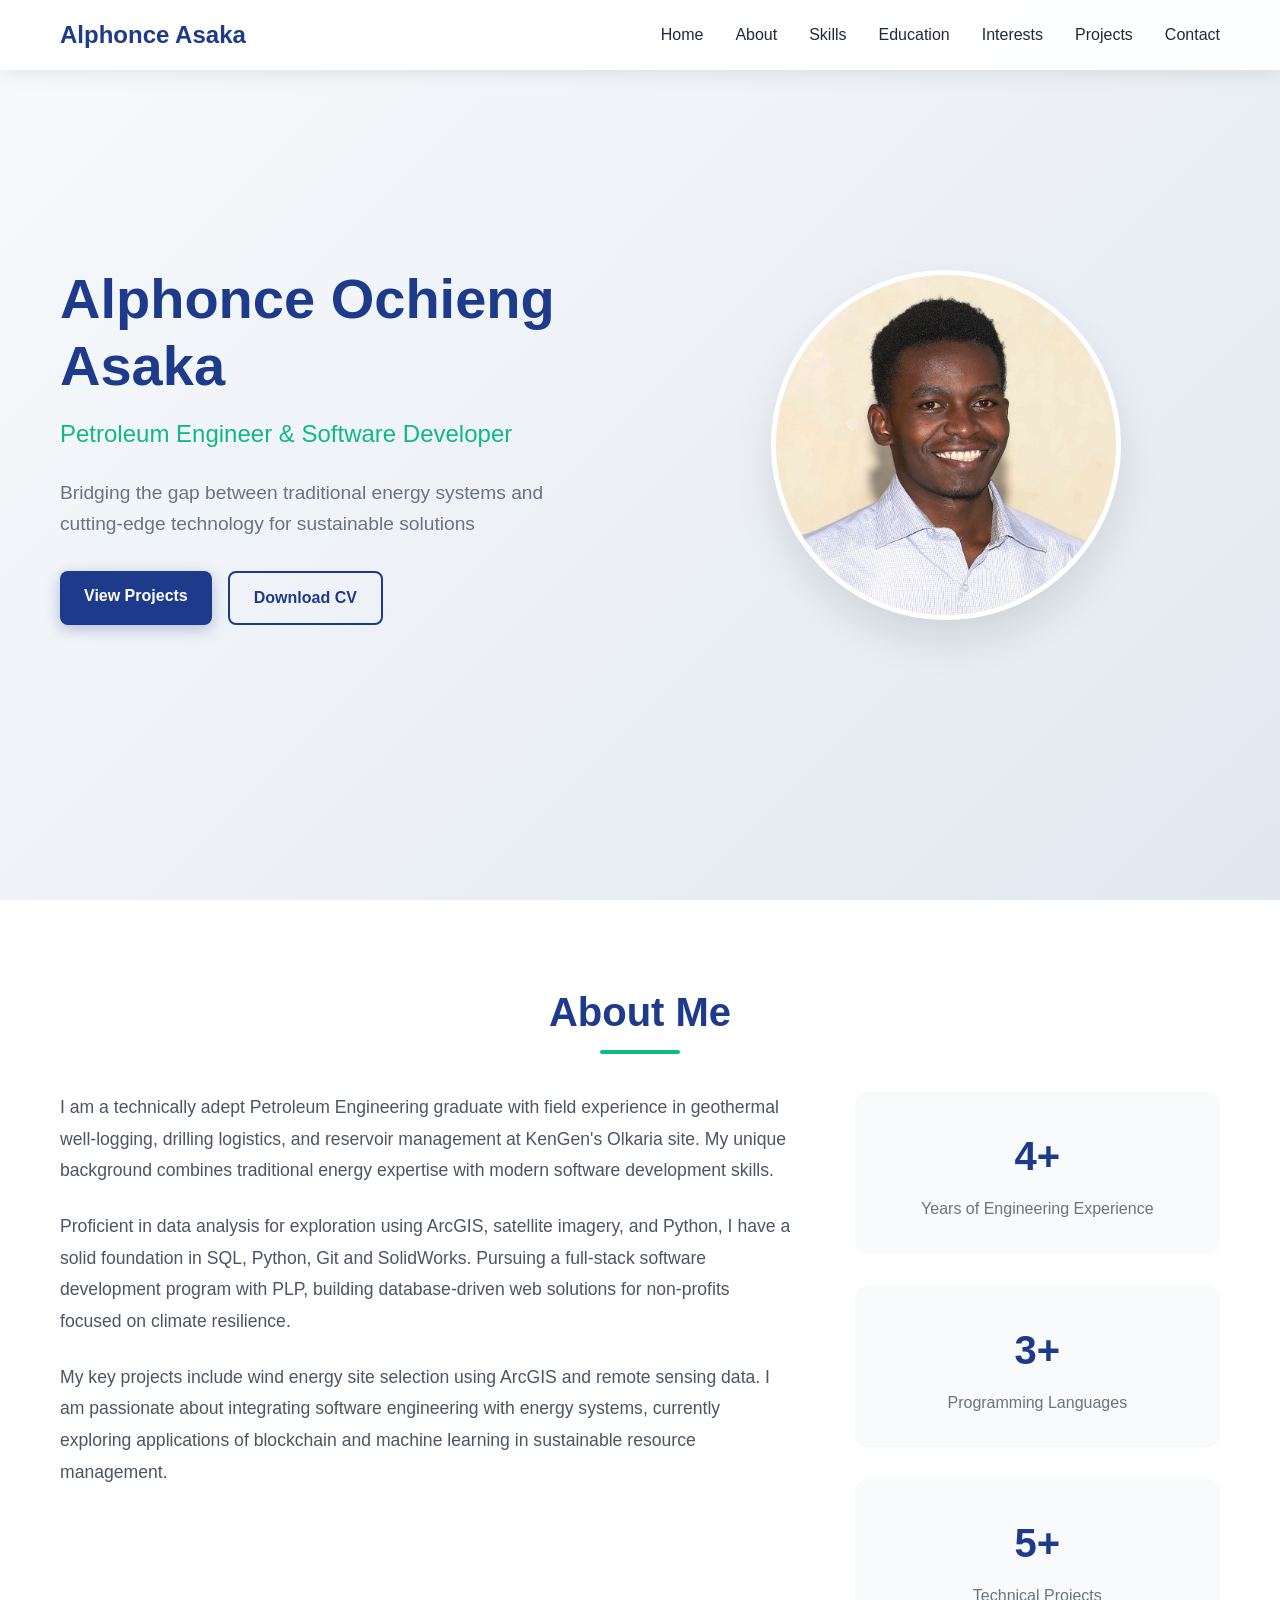
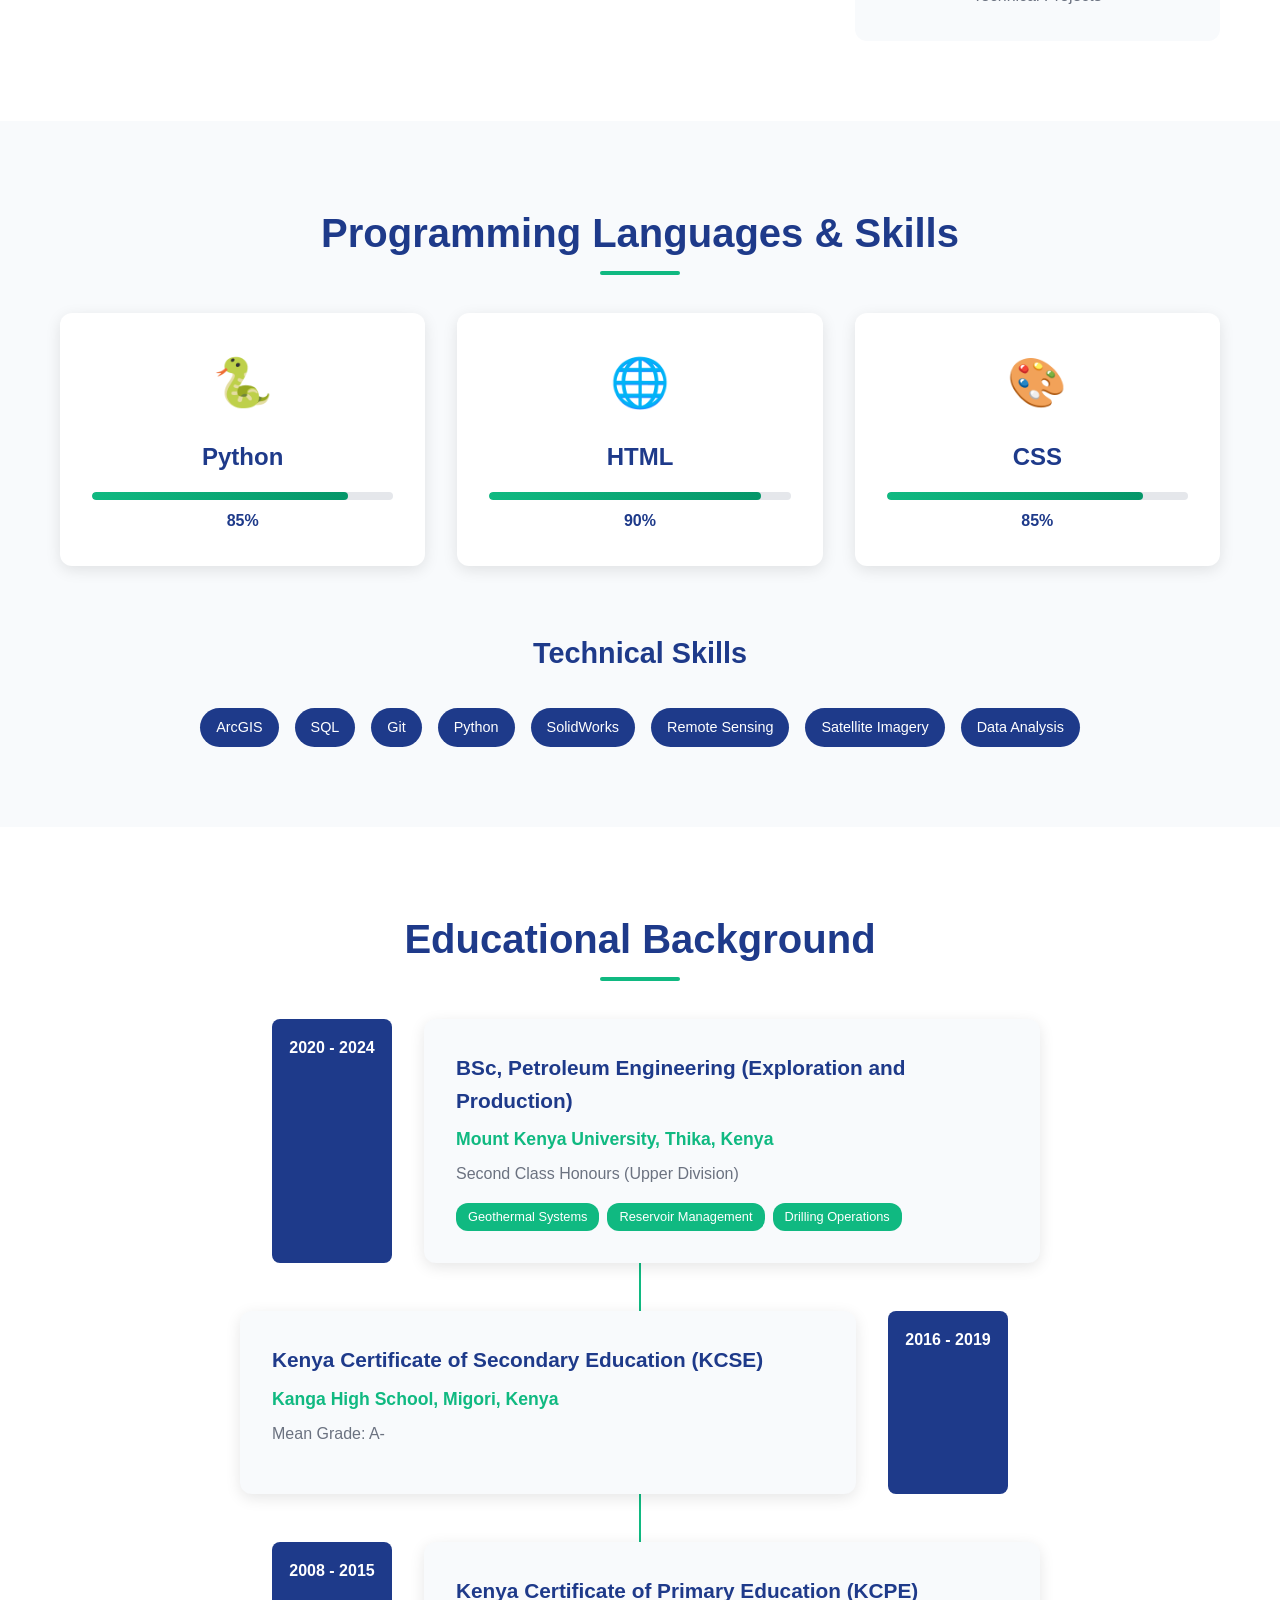
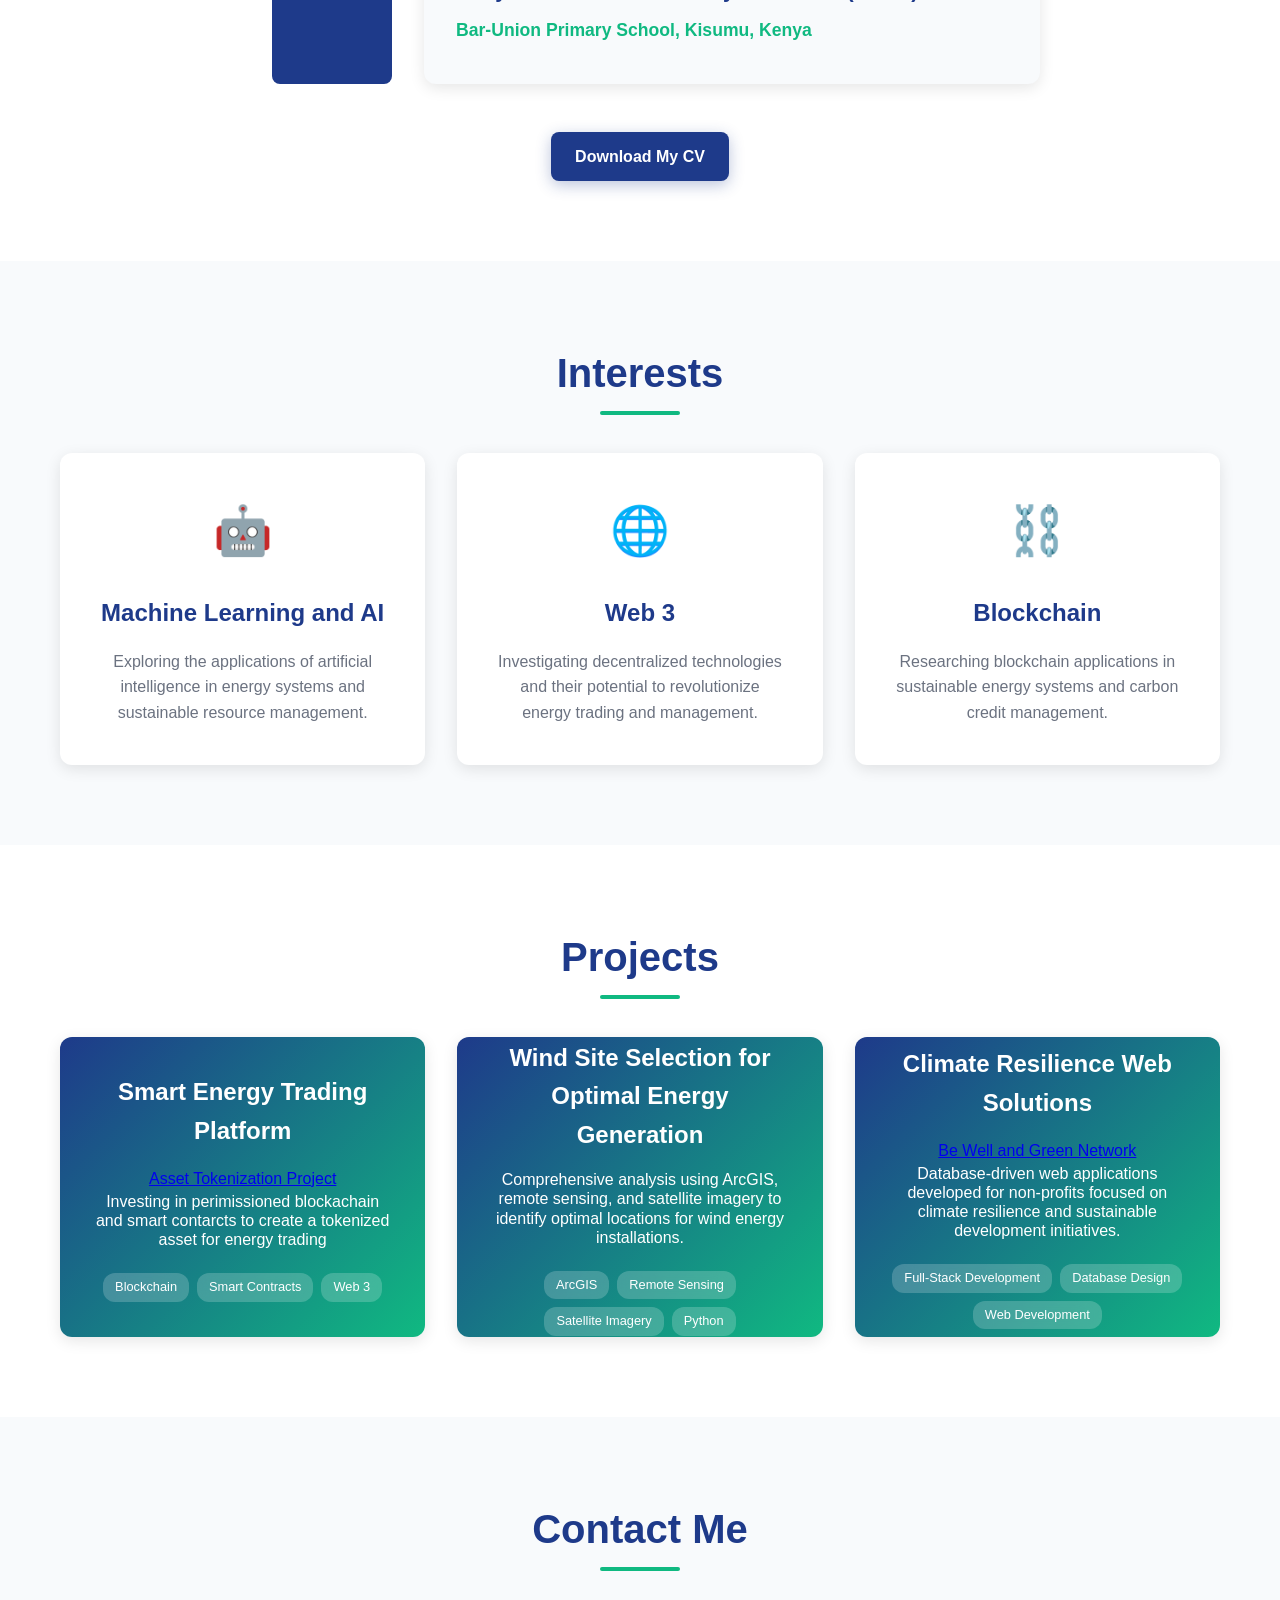
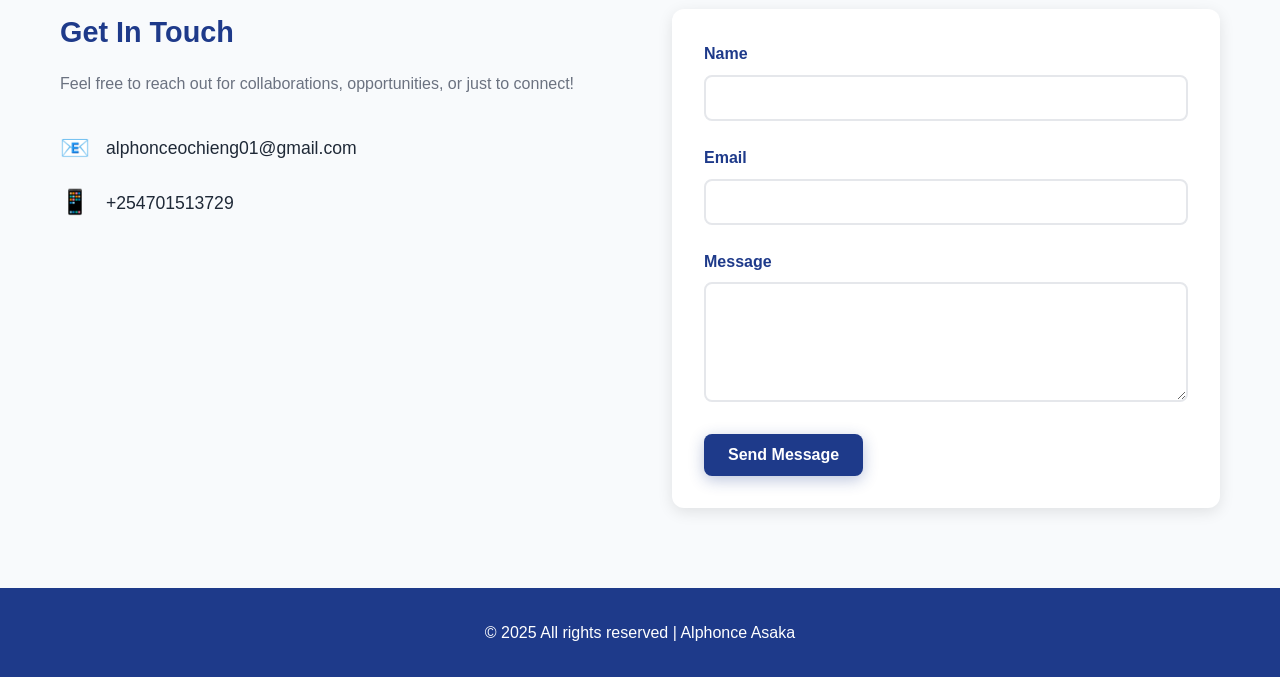
<file: index.html>
<!DOCTYPE html>
<html lang="en">
<head>
    <meta charset="UTF-8">
    <meta name="viewport" content="width=device-width, initial-scale=1.0">
    <title>Alphonce Ochieng Asaka - Portfolio</title>
    <link rel="stylesheet" href="styles.css">
</head>
<body>
    <!-- Navigation -->
    <nav class="navbar">
        <div class="nav-container">
            <div class="nav-logo">
                <h2>Alphonce Asaka</h2>
            </div>
            <ul class="nav-menu">
                <li class="nav-item">
                    <a href="#home" class="nav-link">Home</a>
                </li>
                <li class="nav-item">
                    <a href="#about" class="nav-link">About</a>
                </li>
                <li class="nav-item">
                    <a href="#skills" class="nav-link">Skills</a>
                </li>
                <li class="nav-item">
                    <a href="#education" class="nav-link">Education</a>
                </li>
                <li class="nav-item">
                    <a href="#interests" class="nav-link">Interests</a>
                </li>
                <li class="nav-item">
                    <a href="#projects" class="nav-link">Projects</a>
                </li>
                <li class="nav-item">
                    <a href="#contact" class="nav-link">Contact</a>
                </li>
            </ul>
            <div class="hamburger">
                <span class="bar"></span>
                <span class="bar"></span>
                <span class="bar"></span>
            </div>
        </div>
    </nav>

    <!-- Hero Section -->
    <section id="home" class="hero">
        <div class="hero-container">
            <div class="hero-content">
                <div class="hero-text">
                    <h1>Alphonce Ochieng Asaka</h1>
                    <h2>Petroleum Engineer & Software Developer</h2>
                    <p>Bridging the gap between traditional energy systems and cutting-edge technology for sustainable solutions</p>
                    <div class="hero-buttons">
                        <a href="#projects" class="btn btn-primary">View Projects</a>
                        <a href="assets/CurriculumVitae-AlphonceAsaka.pdf" download class="btn btn-secondary">Download CV</a>
                    </div>
                </div>
                <div class="hero-image">
                    <img src="assets/images/Alphonce.jpg" alt="Alphonce Ochieng Asaka">
                </div>
            </div>
        </div>
    </section>

    <!-- About Section -->
    <section id="about" class="about">
        <div class="container">
            <h2 class="section-title">About Me</h2>
            <div class="about-content">
                <div class="about-text">
                    <p>I am a technically adept Petroleum Engineering graduate with field experience in geothermal well-logging, drilling logistics, and reservoir management at KenGen's Olkaria site. My unique background combines traditional energy expertise with modern software development skills.</p>
                    
                    <p>Proficient in data analysis for exploration using ArcGIS, satellite imagery, and Python, I have a solid foundation in SQL, Python, Git and SolidWorks. Pursuing a full-stack software development program with PLP, building database-driven web solutions for non-profits focused on climate resilience.</p>
                    
                    <p>My key projects include wind energy site selection using ArcGIS and remote sensing data. I am passionate about integrating software engineering with energy systems, currently exploring applications of blockchain and machine learning in sustainable resource management.</p>
                </div>
                <div class="about-stats">
                    <div class="stat">
                        <h3>4+</h3>
                        <p>Years of Engineering Experience</p>
                    </div>
                    <div class="stat">
                        <h3>3+</h3>
                        <p>Programming Languages</p>
                    </div>
                    <div class="stat">
                        <h3>5+</h3>
                        <p>Technical Projects</p>
                    </div>
                </div>
            </div>
        </div>
    </section>

    <!-- Skills Section -->
    <section id="skills" class="skills">
        <div class="container">
            <h2 class="section-title">Programming Languages & Skills</h2>
            <div class="skills-grid">
                <div class="skill-item">
                    <div class="skill-icon">🐍</div>
                    <h3>Python</h3>
                    <div class="skill-bar">
                        <div class="skill-progress" data-width="85"></div>
                    </div>
                    <span class="skill-percentage">85%</span>
                </div>
                <div class="skill-item">
                    <div class="skill-icon">🌐</div>
                    <h3>HTML</h3>
                    <div class="skill-bar">
                        <div class="skill-progress" data-width="90"></div>
                    </div>
                    <span class="skill-percentage">90%</span>
                </div>
                <div class="skill-item">
                    <div class="skill-icon">🎨</div>
                    <h3>CSS</h3>
                    <div class="skill-bar">
                        <div class="skill-progress" data-width="85"></div>
                    </div>
                    <span class="skill-percentage">85%</span>
                </div>
            </div>
            
            <div class="technical-skills">
                <h3>Technical Skills</h3>
                <div class="tech-grid">
                    <span class="tech-tag">ArcGIS</span>
                    <span class="tech-tag">SQL</span>
                    <span class="tech-tag">Git</span>
                    <span class="tech-tag">Python</span>
                    <span class="tech-tag">SolidWorks</span>
                    <span class="tech-tag">Remote Sensing</span>
                    <span class="tech-tag">Satellite Imagery</span>
                    <span class="tech-tag">Data Analysis</span>
                </div>
            </div>
        </div>
    </section>

    <!-- Education Section -->
    <section id="education" class="education">
        <div class="container">
            <h2 class="section-title">Educational Background</h2>
            <div class="education-timeline full">
                <div class="education-item">
                    <div class="education-year">2020 - 2024</div>
                    <div class="education-content">
                        <h3>BSc, Petroleum Engineering (Exploration and Production)</h3>
                        <h4>Mount Kenya University, Thika, Kenya</h4>
                        <p>Second Class Honours (Upper Division)</p>
                        <div class="education-highlights">
                            <span>Geothermal Systems</span>
                            <span>Reservoir Management</span>
                            <span>Drilling Operations</span>
                        </div>
                    </div>
                </div>
                <div class="education-item">
                    <div class="education-year">2016 - 2019</div>
                    <div class="education-content">
                        <h3>Kenya Certificate of Secondary Education (KCSE)</h3>
                        <h4>Kanga High School, Migori, Kenya</h4>
                        <p>Mean Grade: A-</p>
                    </div>
                </div>
                <div class="education-item">
                    <div class="education-year">2008 - 2015</div>
                    <div class="education-content">
                        <h3>Kenya Certificate of Primary Education (KCPE)</h3>
                        <h4>Bar-Union Primary School, Kisumu, Kenya</h4>
                    </div>
                </div>
            </div>
            <div class="cv-download">
                <a href="assets/CurriculumVitae-AlphonceAsaka.pdf" download class="btn btn-primary">Download My CV</a>
            </div>
        </div>
    </section>

    <!-- Interests Section -->
    <section id="interests" class="interests">
        <div class="container">
            <h2 class="section-title">Interests</h2>
            <div class="interests-grid">
                <div class="interest-card">
                    <div class="interest-icon">🤖</div>
                    <h3>Machine Learning and AI</h3>
                    <p>Exploring the applications of artificial intelligence in energy systems and sustainable resource management.</p>
                </div>
                <div class="interest-card">
                    <div class="interest-icon">🌐</div>
                    <h3>Web 3</h3>
                    <p>Investigating decentralized technologies and their potential to revolutionize energy trading and management.</p>
                </div>
                <div class="interest-card">
                    <div class="interest-icon">⛓️</div>
                    <h3>Blockchain</h3>
                    <p>Researching blockchain applications in sustainable energy systems and carbon credit management.</p>
                </div>
            </div>
        </div>
    </section>

    <!-- Projects Section -->
    <section id="projects" class="projects">
        <div class="container">
            <h2 class="section-title">Projects</h2>
            <div class="projects-grid">
                <div class="project-card">
                    <div class="project-image">
                        <div class="project-overlay">
                            <h3>Smart Energy Trading Platform</h3>
                            <a href="https://asaka-tech-solutions.netlify.app/">Asset Tokenization Project</a>
                            <p>Investing in perimissioned blockachain and smart contarcts to create a tokenized asset for energy trading</p>
                            <div class="project-tech">
                                <span>Blockchain</span>
                                <span>Smart Contracts</span>
                                <span>Web 3</span>
                            </div>
                        </div>
                    </div>
                </div>
                <div class="project-card">
                    <div class="project-image">
                        <div class="project-overlay">
                            <h3>Wind Site Selection for Optimal Energy Generation</h3>
                            <p>Comprehensive analysis using ArcGIS, remote sensing, and satellite imagery to identify optimal locations for wind energy installations.</p>
                            <div class="project-tech">
                                <span>ArcGIS</span>
                                <span>Remote Sensing</span>
                                <span>Satellite Imagery</span>
                                <span>Python</span>
                            </div>
                        </div>
                    </div>
                </div>
                <div class="project-card">
                    <div class="project-image">
                        <div class="project-overlay">
                            <h3>Climate Resilience Web Solutions</h3>
                            <a href="https://bewellandgreennetwork.org/">Be Well and Green Network</a>
                            <p>Database-driven web applications developed for non-profits focused on climate resilience and sustainable development initiatives.</p>
                            <div class="project-tech">
                                <span>Full-Stack Development</span>
                                <span>Database Design</span>
                                <span>Web Development</span>
                            </div>
                        </div>
                    </div>
                </div>
            </div>
        </div>
    </section>

    <!-- Contact Section -->
    <section id="contact" class="contact">
        <div class="container">
            <h2 class="section-title">Contact Me</h2>
            <div class="contact-content">
                <div class="contact-info">
                    <h3>Get In Touch</h3>
                    <p>Feel free to reach out for collaborations, opportunities, or just to connect!</p>
                    <div class="contact-details">
                        <div class="contact-item">
                            <span class="contact-icon">📧</span>
                            <span>alphonceochieng01@gmail.com</span>
                        </div>
                        <div class="contact-item">
                            <span class="contact-icon">📱</span>
                            <span>+254701513729</span>
                        </div>
                    </div>
                </div>
                <form class="contact-form">
                    <div class="form-group">
                        <label for="name">Name</label>
                        <input type="text" id="name" name="name" required>
                    </div>
                    <div class="form-group">
                        <label for="email">Email</label>
                        <input type="email" id="email" name="email" required>
                    </div>
                    <div class="form-group">
                        <label for="message">Message</label>
                        <textarea id="message" name="message" rows="5" required></textarea>
                    </div>
                    <button type="submit" class="btn btn-primary">Send Message</button>
                </form>
            </div>
        </div>
    </section>

    <!-- Footer -->
    <footer class="footer">
        <div class="container">
            <p>&copy; 2025 All rights reserved | Alphonce Asaka</p>
        </div>
    </footer>
</body>
</html>
</file>
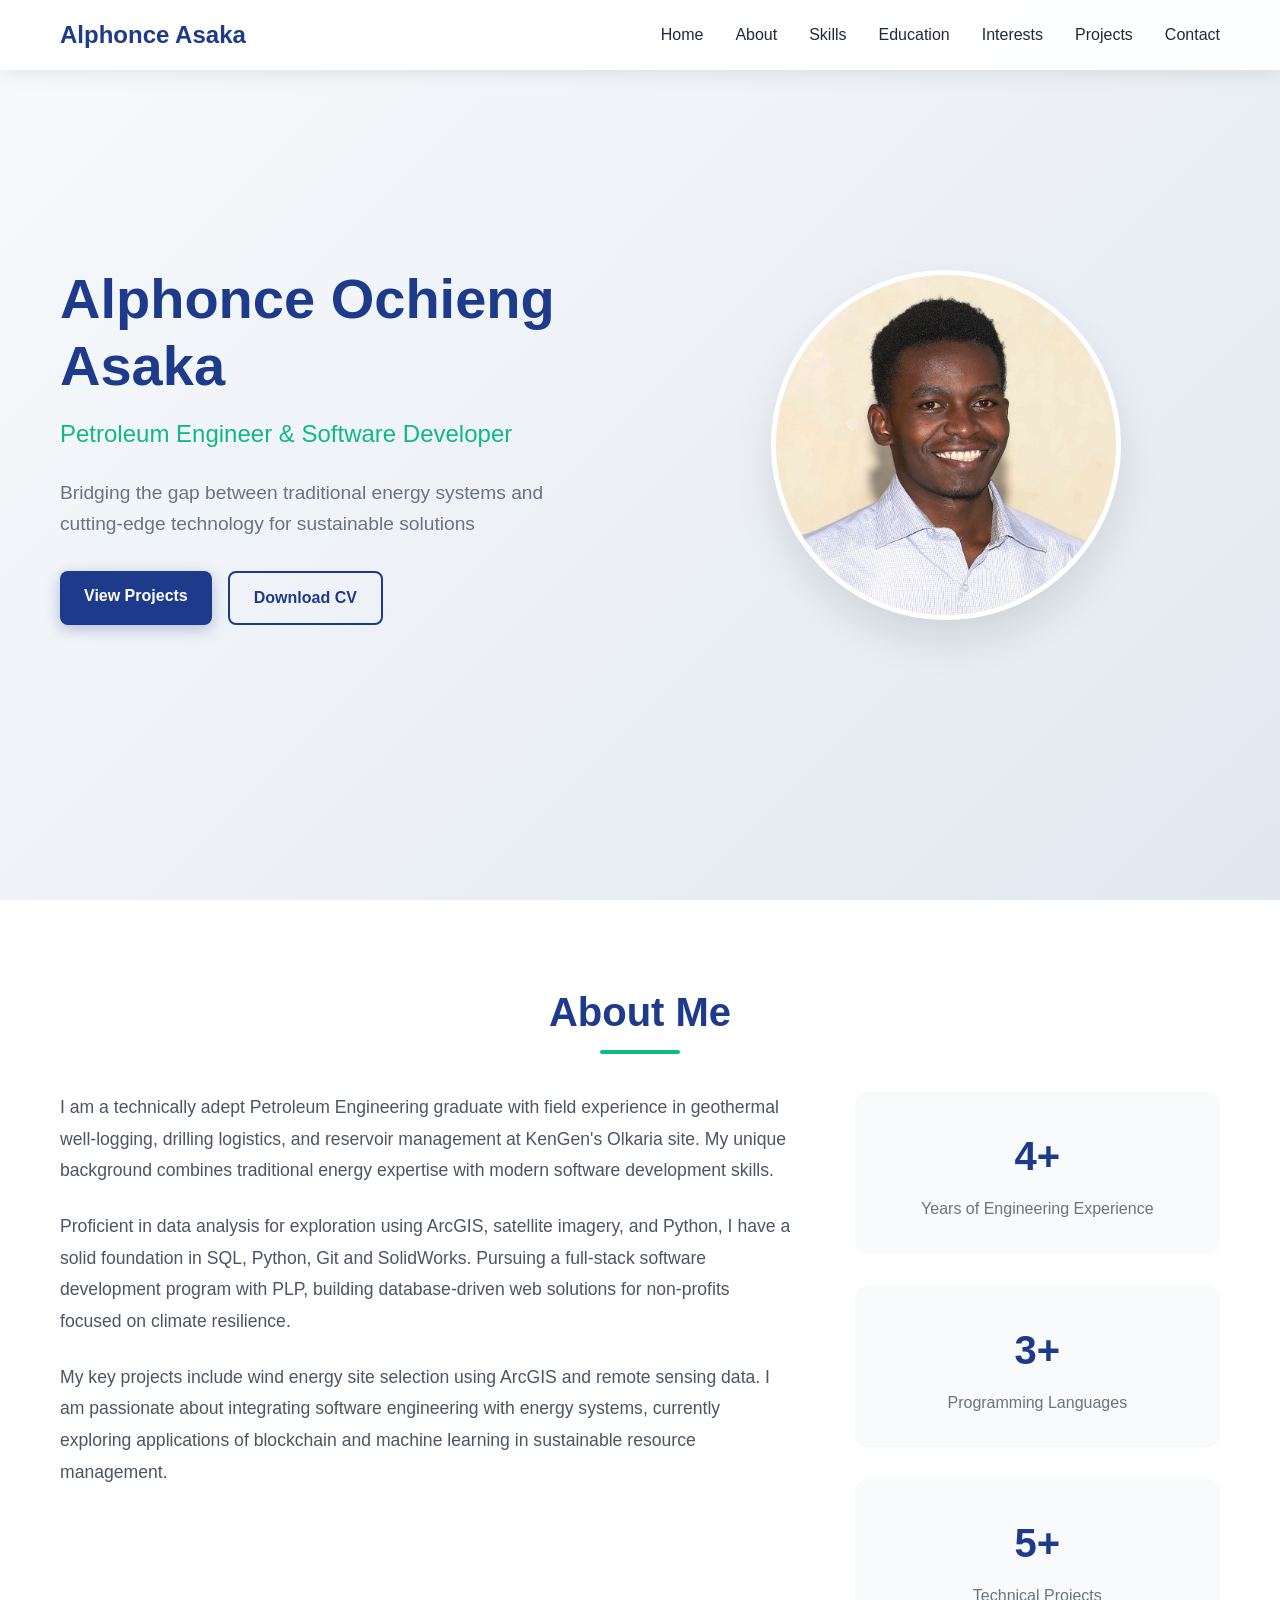
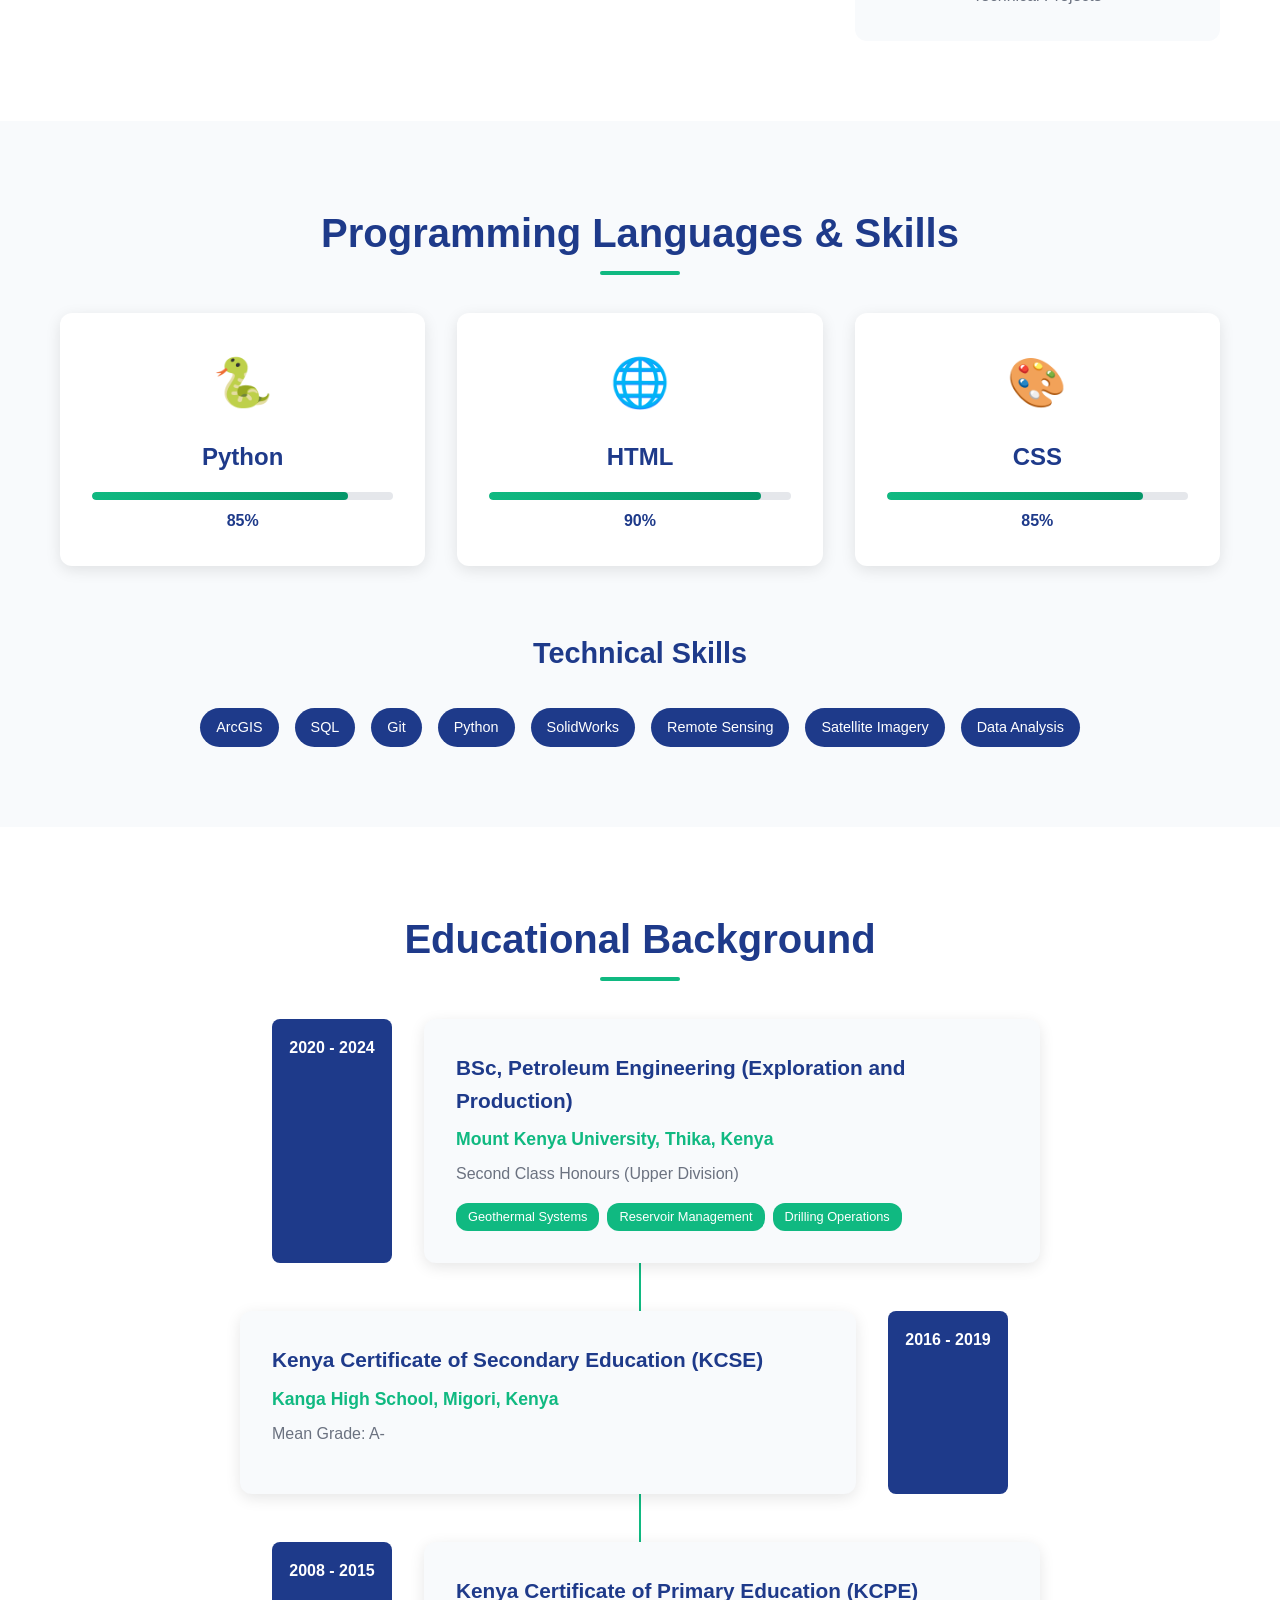
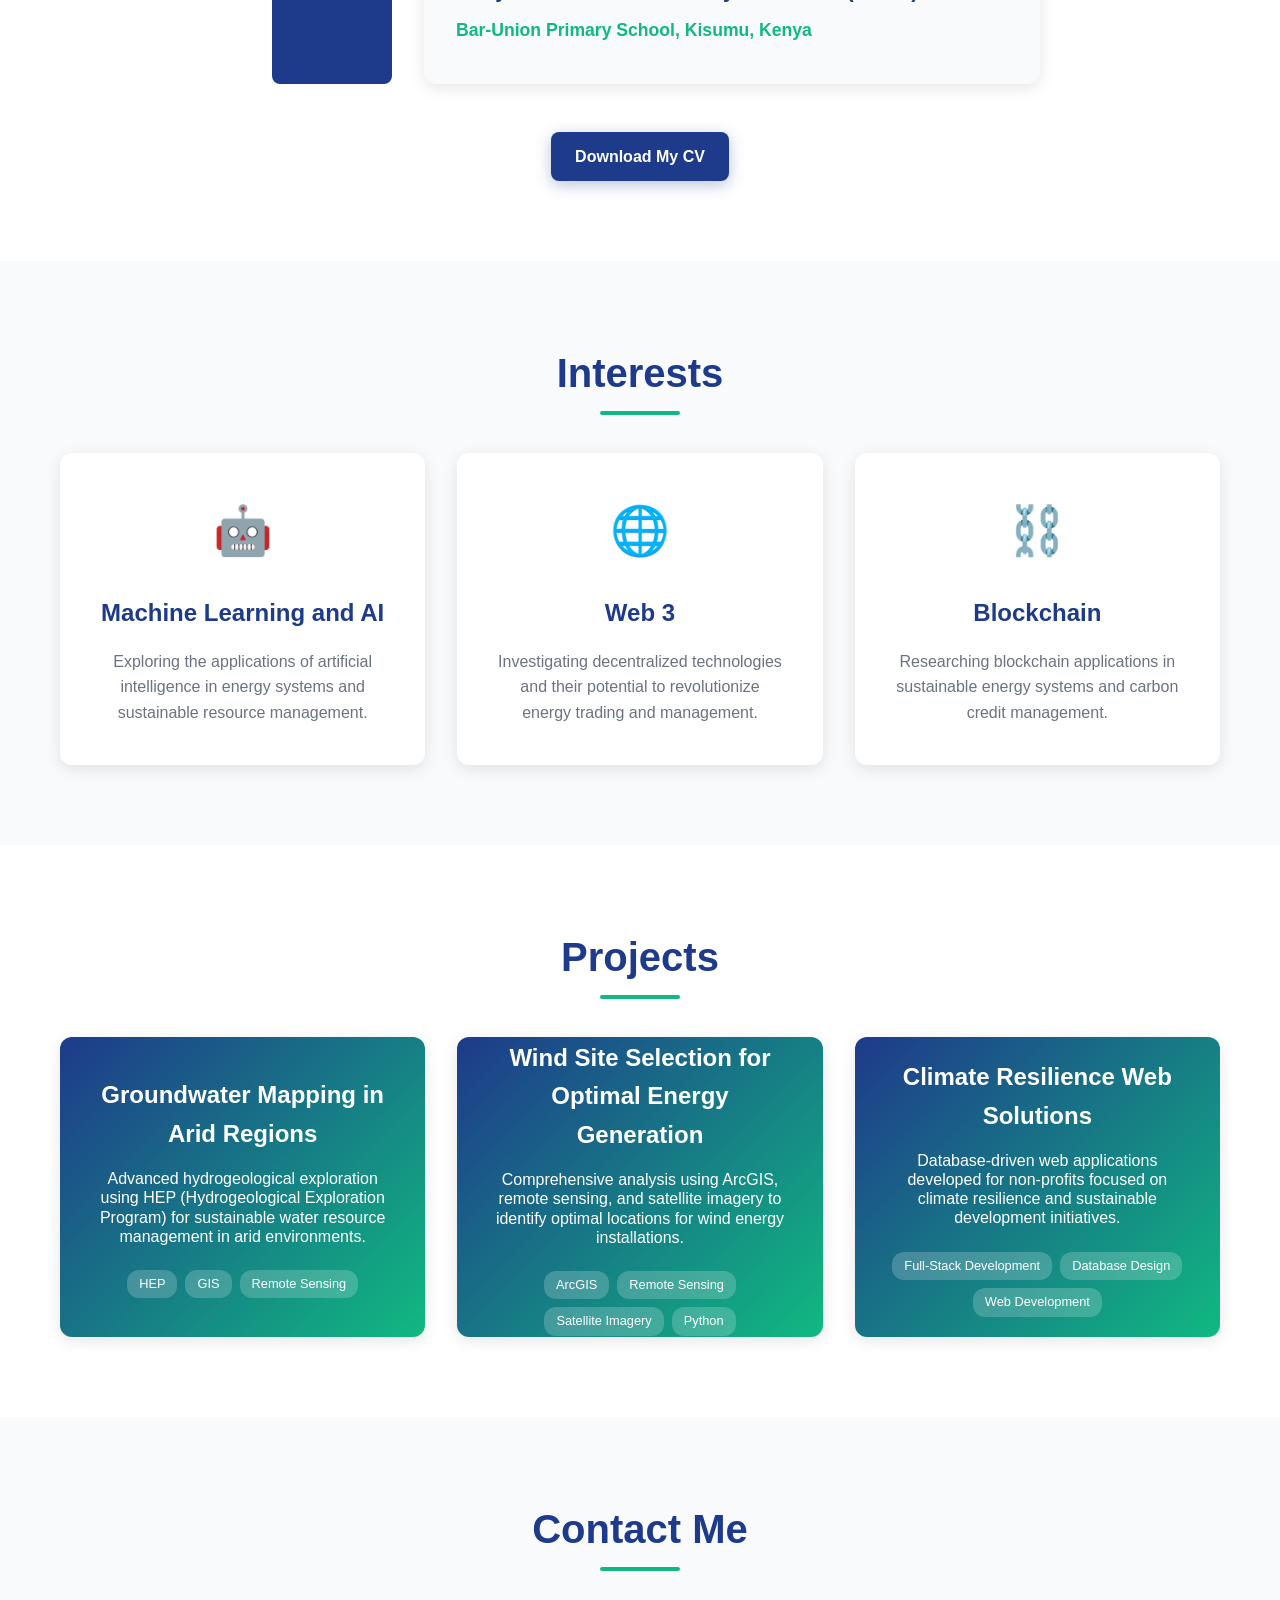
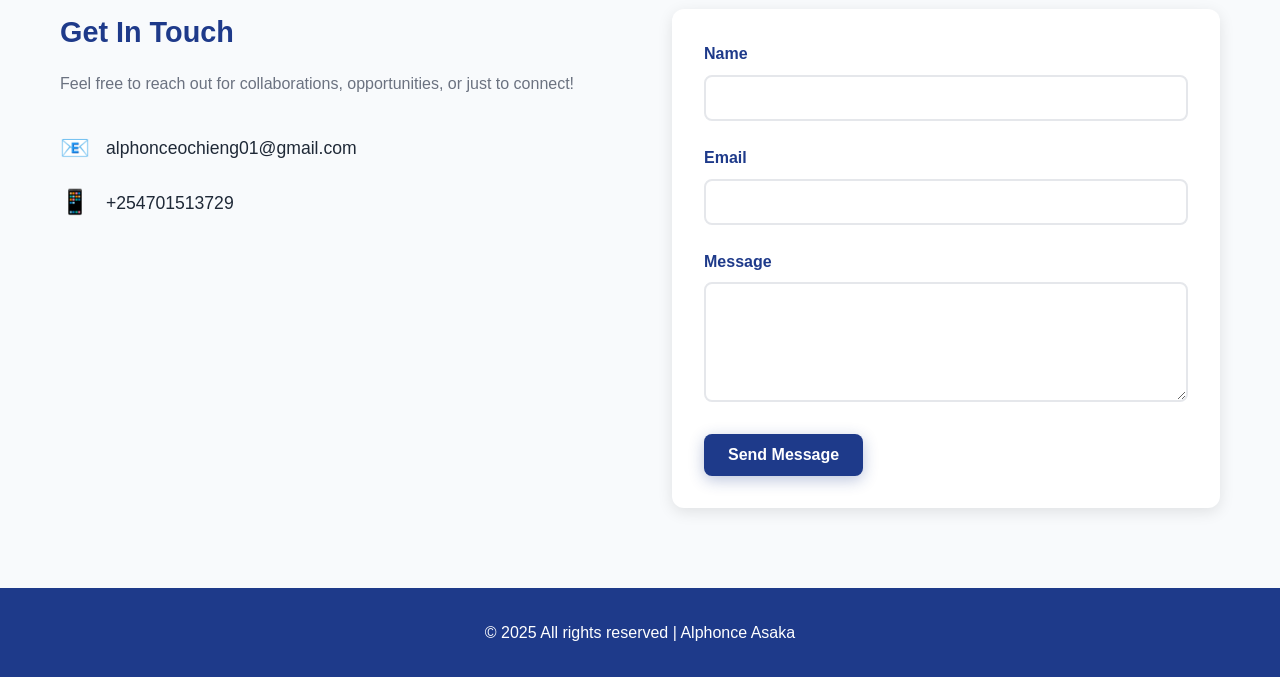
<file: alphonce-portfolio/index.html>
<!DOCTYPE html>
<html lang="en">
<head>
    <meta charset="UTF-8">
    <meta name="viewport" content="width=device-width, initial-scale=1.0">
    <title>Alphonce Ochieng Asaka - Portfolio</title>
    <link rel="stylesheet" href="styles.css">
</head>
<body>
    <!-- Navigation -->
    <nav class="navbar">
        <div class="nav-container">
            <div class="nav-logo">
                <h2>Alphonce Asaka</h2>
            </div>
            <ul class="nav-menu">
                <li class="nav-item">
                    <a href="#home" class="nav-link">Home</a>
                </li>
                <li class="nav-item">
                    <a href="#about" class="nav-link">About</a>
                </li>
                <li class="nav-item">
                    <a href="#skills" class="nav-link">Skills</a>
                </li>
                <li class="nav-item">
                    <a href="#education" class="nav-link">Education</a>
                </li>
                <li class="nav-item">
                    <a href="#interests" class="nav-link">Interests</a>
                </li>
                <li class="nav-item">
                    <a href="#projects" class="nav-link">Projects</a>
                </li>
                <li class="nav-item">
                    <a href="#contact" class="nav-link">Contact</a>
                </li>
            </ul>
            <div class="hamburger">
                <span class="bar"></span>
                <span class="bar"></span>
                <span class="bar"></span>
            </div>
        </div>
    </nav>

    <!-- Hero Section -->
    <section id="home" class="hero">
        <div class="hero-container">
            <div class="hero-content">
                <div class="hero-text">
                    <h1>Alphonce Ochieng Asaka</h1>
                    <h2>Petroleum Engineer & Software Developer</h2>
                    <p>Bridging the gap between traditional energy systems and cutting-edge technology for sustainable solutions</p>
                    <div class="hero-buttons">
                        <a href="#projects" class="btn btn-primary">View Projects</a>
                        <a href="assets/CurriculumVitae-AlphonceAsaka.pdf" download class="btn btn-secondary">Download CV</a>
                    </div>
                </div>
                <div class="hero-image">
                    <img src="assets/images/Alphonce.jpg" alt="Alphonce Ochieng Asaka">
                </div>
            </div>
        </div>
    </section>

    <!-- About Section -->
    <section id="about" class="about">
        <div class="container">
            <h2 class="section-title">About Me</h2>
            <div class="about-content">
                <div class="about-text">
                    <p>I am a technically adept Petroleum Engineering graduate with field experience in geothermal well-logging, drilling logistics, and reservoir management at KenGen's Olkaria site. My unique background combines traditional energy expertise with modern software development skills.</p>
                    
                    <p>Proficient in data analysis for exploration using ArcGIS, satellite imagery, and Python, I have a solid foundation in SQL, Python, Git and SolidWorks. Pursuing a full-stack software development program with PLP, building database-driven web solutions for non-profits focused on climate resilience.</p>
                    
                    <p>My key projects include wind energy site selection using ArcGIS and remote sensing data. I am passionate about integrating software engineering with energy systems, currently exploring applications of blockchain and machine learning in sustainable resource management.</p>
                </div>
                <div class="about-stats">
                    <div class="stat">
                        <h3>4+</h3>
                        <p>Years of Engineering Experience</p>
                    </div>
                    <div class="stat">
                        <h3>3+</h3>
                        <p>Programming Languages</p>
                    </div>
                    <div class="stat">
                        <h3>5+</h3>
                        <p>Technical Projects</p>
                    </div>
                </div>
            </div>
        </div>
    </section>

    <!-- Skills Section -->
    <section id="skills" class="skills">
        <div class="container">
            <h2 class="section-title">Programming Languages & Skills</h2>
            <div class="skills-grid">
                <div class="skill-item">
                    <div class="skill-icon">🐍</div>
                    <h3>Python</h3>
                    <div class="skill-bar">
                        <div class="skill-progress" data-width="85"></div>
                    </div>
                    <span class="skill-percentage">85%</span>
                </div>
                <div class="skill-item">
                    <div class="skill-icon">🌐</div>
                    <h3>HTML</h3>
                    <div class="skill-bar">
                        <div class="skill-progress" data-width="90"></div>
                    </div>
                    <span class="skill-percentage">90%</span>
                </div>
                <div class="skill-item">
                    <div class="skill-icon">🎨</div>
                    <h3>CSS</h3>
                    <div class="skill-bar">
                        <div class="skill-progress" data-width="85"></div>
                    </div>
                    <span class="skill-percentage">85%</span>
                </div>
            </div>
            
            <div class="technical-skills">
                <h3>Technical Skills</h3>
                <div class="tech-grid">
                    <span class="tech-tag">ArcGIS</span>
                    <span class="tech-tag">SQL</span>
                    <span class="tech-tag">Git</span>
                    <span class="tech-tag">Python</span>
                    <span class="tech-tag">SolidWorks</span>
                    <span class="tech-tag">Remote Sensing</span>
                    <span class="tech-tag">Satellite Imagery</span>
                    <span class="tech-tag">Data Analysis</span>
                </div>
            </div>
        </div>
    </section>

    <!-- Education Section -->
    <section id="education" class="education">
        <div class="container">
            <h2 class="section-title">Educational Background</h2>
            <div class="education-timeline full">
                <div class="education-item">
                    <div class="education-year">2020 - 2024</div>
                    <div class="education-content">
                        <h3>BSc, Petroleum Engineering (Exploration and Production)</h3>
                        <h4>Mount Kenya University, Thika, Kenya</h4>
                        <p>Second Class Honours (Upper Division)</p>
                        <div class="education-highlights">
                            <span>Geothermal Systems</span>
                            <span>Reservoir Management</span>
                            <span>Drilling Operations</span>
                        </div>
                    </div>
                </div>
                <div class="education-item">
                    <div class="education-year">2016 - 2019</div>
                    <div class="education-content">
                        <h3>Kenya Certificate of Secondary Education (KCSE)</h3>
                        <h4>Kanga High School, Migori, Kenya</h4>
                        <p>Mean Grade: A-</p>
                    </div>
                </div>
                <div class="education-item">
                    <div class="education-year">2008 - 2015</div>
                    <div class="education-content">
                        <h3>Kenya Certificate of Primary Education (KCPE)</h3>
                        <h4>Bar-Union Primary School, Kisumu, Kenya</h4>
                    </div>
                </div>
            </div>
            <div class="cv-download">
                <a href="assets/CurriculumVitae-AlphonceAsaka.pdf" download class="btn btn-primary">Download My CV</a>
            </div>
        </div>
    </section>

    <!-- Interests Section -->
    <section id="interests" class="interests">
        <div class="container">
            <h2 class="section-title">Interests</h2>
            <div class="interests-grid">
                <div class="interest-card">
                    <div class="interest-icon">🤖</div>
                    <h3>Machine Learning and AI</h3>
                    <p>Exploring the applications of artificial intelligence in energy systems and sustainable resource management.</p>
                </div>
                <div class="interest-card">
                    <div class="interest-icon">🌐</div>
                    <h3>Web 3</h3>
                    <p>Investigating decentralized technologies and their potential to revolutionize energy trading and management.</p>
                </div>
                <div class="interest-card">
                    <div class="interest-icon">⛓️</div>
                    <h3>Blockchain</h3>
                    <p>Researching blockchain applications in sustainable energy systems and carbon credit management.</p>
                </div>
            </div>
        </div>
    </section>

    <!-- Projects Section -->
    <section id="projects" class="projects">
        <div class="container">
            <h2 class="section-title">Projects</h2>
            <div class="projects-grid">
                <div class="project-card">
                    <div class="project-image">
                        <div class="project-overlay">
                            <h3>Groundwater Mapping in Arid Regions</h3>
                            <p>Advanced hydrogeological exploration using HEP (Hydrogeological Exploration Program) for sustainable water resource management in arid environments.</p>
                            <div class="project-tech">
                                <span>HEP</span>
                                <span>GIS</span>
                                <span>Remote Sensing</span>
                            </div>
                        </div>
                    </div>
                </div>
                <div class="project-card">
                    <div class="project-image">
                        <div class="project-overlay">
                            <h3>Wind Site Selection for Optimal Energy Generation</h3>
                            <p>Comprehensive analysis using ArcGIS, remote sensing, and satellite imagery to identify optimal locations for wind energy installations.</p>
                            <div class="project-tech">
                                <span>ArcGIS</span>
                                <span>Remote Sensing</span>
                                <span>Satellite Imagery</span>
                                <span>Python</span>
                            </div>
                        </div>
                    </div>
                </div>
                <div class="project-card">
                    <div class="project-image">
                        <div class="project-overlay">
                            <h3>Climate Resilience Web Solutions</h3>
                            <p>Database-driven web applications developed for non-profits focused on climate resilience and sustainable development initiatives.</p>
                            <div class="project-tech">
                                <span>Full-Stack Development</span>
                                <span>Database Design</span>
                                <span>Web Development</span>
                            </div>
                        </div>
                    </div>
                </div>
            </div>
        </div>
    </section>

    <!-- Contact Section -->
    <section id="contact" class="contact">
        <div class="container">
            <h2 class="section-title">Contact Me</h2>
            <div class="contact-content">
                <div class="contact-info">
                    <h3>Get In Touch</h3>
                    <p>Feel free to reach out for collaborations, opportunities, or just to connect!</p>
                    <div class="contact-details">
                        <div class="contact-item">
                            <span class="contact-icon">📧</span>
                            <span>alphonceochieng01@gmail.com</span>
                        </div>
                        <div class="contact-item">
                            <span class="contact-icon">📱</span>
                            <span>+254701513729</span>
                        </div>
                    </div>
                </div>
                <form class="contact-form">
                    <div class="form-group">
                        <label for="name">Name</label>
                        <input type="text" id="name" name="name" required>
                    </div>
                    <div class="form-group">
                        <label for="email">Email</label>
                        <input type="email" id="email" name="email" required>
                    </div>
                    <div class="form-group">
                        <label for="message">Message</label>
                        <textarea id="message" name="message" rows="5" required></textarea>
                    </div>
                    <button type="submit" class="btn btn-primary">Send Message</button>
                </form>
            </div>
        </div>
    </section>

    <!-- Footer -->
    <footer class="footer">
        <div class="container">
            <p>&copy; 2025 All rights reserved | Alphonce Asaka</p>
        </div>
    </footer>
</body>
</html>
</file>
<file: styles.css>
/* Reset and Base Styles */
* {
    margin: 0;
    padding: 0;
    box-sizing: border-box;
}

html {
    scroll-behavior: smooth;
}

body {
    font-family: -apple-system, BlinkMacSystemFont, 'Segoe UI', Roboto, Oxygen, Ubuntu, Cantarell, sans-serif;
    line-height: 1.6;
    color: #1f2937;
    overflow-x: hidden;
}

.container {
    max-width: 1200px;
    margin: 0 auto;
    padding: 0 20px;
}

/* Navigation */
.navbar {
    position: fixed;
    top: 0;
    width: 100%;
    background: rgba(255, 255, 255, 0.95);
    backdrop-filter: blur(10px);
    z-index: 1000;
    transition: all 0.3s ease;
    box-shadow: 0 2px 20px rgba(0, 0, 0, 0.1);
}

.nav-container {
    max-width: 1200px;
    margin: 0 auto;
    padding: 0 20px;
    display: flex;
    justify-content: space-between;
    align-items: center;
    height: 70px;
}

.nav-logo h2 {
    color: #1e3a8a;
    font-weight: 700;
    font-size: 1.5rem;
}

.nav-menu {
    display: flex;
    list-style: none;
    gap: 2rem;
}

.nav-link {
    text-decoration: none;
    color: #1f2937;
    font-weight: 500;
    transition: color 0.3s ease;
    position: relative;
}

.nav-link:hover {
    color: #1e3a8a;
}

.nav-link::after {
    content: '';
    position: absolute;
    bottom: -5px;
    left: 0;
    width: 0;
    height: 2px;
    background: #10b981;
    transition: width 0.3s ease;
}

.nav-link:hover::after {
    width: 100%;
}

.hamburger {
    display: none;
    flex-direction: column;
    cursor: pointer;
}

.bar {
    width: 25px;
    height: 3px;
    background: #1f2937;
    margin: 3px 0;
    transition: 0.3s;
}

/* Hero Section */
.hero {
    min-height: 100vh;
    display: flex;
    align-items: center;
    background: linear-gradient(135deg, #f8fafc 0%, #e2e8f0 100%);
    padding-top: 70px;
}

.hero-container {
    max-width: 1200px;
    margin: 0 auto;
    padding: 0 20px;
}

.hero-content {
    display: grid;
    grid-template-columns: 1fr 1fr;
    gap: 4rem;
    align-items: center;
}

.hero-text h1 {
    font-size: 3.5rem;
    font-weight: 700;
    color: #1e3a8a;
    margin-bottom: 1rem;
    line-height: 1.2;
}

.hero-text h2 {
    font-size: 1.5rem;
    color: #10b981;
    margin-bottom: 1.5rem;
    font-weight: 500;
}

.hero-text p {
    font-size: 1.2rem;
    color: #6b7280;
    margin-bottom: 2rem;
    line-height: 1.6;
}

.hero-buttons {
    display: flex;
    gap: 1rem;
    flex-wrap: wrap;
}

.btn {
    padding: 12px 24px;
    border-radius: 8px;
    text-decoration: none;
    font-weight: 600;
    transition: all 0.3s ease;
    display: inline-block;
    border: none;
    cursor: pointer;
    font-size: 1rem;
}

.btn-primary {
    background: #1e3a8a;
    color: white;
    box-shadow: 0 4px 15px rgba(30, 58, 138, 0.3);
}

.btn-primary:hover {
    background: #1e40af;
    transform: translateY(-2px);
    box-shadow: 0 6px 20px rgba(30, 58, 138, 0.4);
}

.btn-secondary {
    background: transparent;
    color: #1e3a8a;
    border: 2px solid #1e3a8a;
}

.btn-secondary:hover {
    background: #1e3a8a;
    color: white;
    transform: translateY(-2px);
}

.hero-image {
    display: flex;
    justify-content: center;
    align-items: center;
}

.hero-image img {
    width: 350px;
    height: 350px;
    border-radius: 50%;
    object-fit: cover;
    box-shadow: 0 20px 40px rgba(0, 0, 0, 0.1);
    border: 5px solid white;
    transition: transform 0.3s ease;
}

.hero-image img:hover {
    transform: scale(1.05);
}

/* Section Styles */
section {
    padding: 80px 0;
}

.section-title {
    text-align: center;
    font-size: 2.5rem;
    font-weight: 700;
    color: #1e3a8a;
    margin-bottom: 3rem;
    position: relative;
}

.section-title::after {
    content: '';
    position: absolute;
    bottom: -10px;
    left: 50%;
    transform: translateX(-50%);
    width: 80px;
    height: 4px;
    background: #10b981;
    border-radius: 2px;
}

/* About Section */
.about {
    background: white;
}

.about-content {
    display: grid;
    grid-template-columns: 2fr 1fr;
    gap: 4rem;
    align-items: start;
}

.about-text p {
    font-size: 1.1rem;
    line-height: 1.8;
    margin-bottom: 1.5rem;
    color: #4b5563;
}

.about-stats {
    display: flex;
    flex-direction: column;
    gap: 2rem;
}

.stat {
    text-align: center;
    padding: 2rem;
    background: #f8fafc;
    border-radius: 12px;
    transition: transform 0.3s ease;
}

.stat:hover {
    transform: translateY(-5px);
}

.stat h3 {
    font-size: 2.5rem;
    font-weight: 700;
    color: #1e3a8a;
    margin-bottom: 0.5rem;
}

.stat p {
    color: #6b7280;
    font-weight: 500;
}

/* Skills Section */
.skills {
    background: #f8fafc;
}

.skills-grid {
    display: grid;
    grid-template-columns: repeat(auto-fit, minmax(300px, 1fr));
    gap: 2rem;
    margin-bottom: 4rem;
}

.skill-item {
    background: white;
    padding: 2rem;
    border-radius: 12px;
    text-align: center;
    box-shadow: 0 4px 15px rgba(0, 0, 0, 0.1);
    transition: transform 0.3s ease;
}

.skill-item:hover {
    transform: translateY(-5px);
}

.skill-icon {
    font-size: 3rem;
    margin-bottom: 1rem;
}

.skill-item h3 {
    font-size: 1.5rem;
    color: #1e3a8a;
    margin-bottom: 1rem;
}

.skill-bar {
    width: 100%;
    height: 8px;
    background: #e5e7eb;
    border-radius: 4px;
    overflow: hidden;
    margin-bottom: 0.5rem;
}

.skill-progress {
    height: 100%;
    background: linear-gradient(90deg, #10b981, #059669);
    border-radius: 4px;
    transition: width 2s ease;
    animation: fillBar 2s ease-in-out;
}

@keyframes fillBar {
    from { width: 0; }
}

.skill-progress[data-width="85"] { width: 85%; }
.skill-progress[data-width="90"] { width: 90%; }

.skill-percentage {
    font-weight: 600;
    color: #1e3a8a;
}

.technical-skills {
    text-align: center;
}

.technical-skills h3 {
    font-size: 1.8rem;
    color: #1e3a8a;
    margin-bottom: 2rem;
}

.tech-grid {
    display: flex;
    flex-wrap: wrap;
    gap: 1rem;
    justify-content: center;
}

.tech-tag {
    background: #1e3a8a;
    color: white;
    padding: 8px 16px;
    border-radius: 20px;
    font-size: 0.9rem;
    font-weight: 500;
    transition: all 0.3s ease;
}

.tech-tag:hover {
    background: #10b981;
    transform: translateY(-2px);
}

/* Education Section */
.education {
    background: white;
}

.education-timeline {
    max-width: 800px;
    margin: 0 auto 3rem;
    position: relative;
}

.education-timeline::before {
    content: '';
    position: absolute;
    left: 50%;
    transform: translateX(-50%);
    width: 2px;
    height: 100%;
    background: #10b981;
}

.education-item {
    display: flex;
    margin-bottom: 3rem;
    position: relative;
}

.education-item:nth-child(odd) {
    flex-direction: row;
}

.education-item:nth-child(even) {
    flex-direction: row-reverse;
}

.education-year {
    flex: 0 0 120px;
    background: #1e3a8a;
    color: white;
    padding: 1rem;
    border-radius: 8px;
    text-align: center;
    font-weight: 600;
    margin: 0 2rem;
    position: relative;
    z-index: 2;
}

.education-content {
    flex: 1;
    background: #f8fafc;
    padding: 2rem;
    border-radius: 12px;
    box-shadow: 0 4px 15px rgba(0, 0, 0, 0.1);
}

.education-content h3 {
    color: #1e3a8a;
    font-size: 1.3rem;
    margin-bottom: 0.5rem;
}

.education-content h4 {
    color: #10b981;
    font-size: 1.1rem;
    margin-bottom: 0.5rem;
}

.education-content p {
    color: #6b7280;
    margin-bottom: 1rem;
}

.education-highlights {
    display: flex;
    flex-wrap: wrap;
    gap: 0.5rem;
}

.education-highlights span {
    background: #10b981;
    color: white;
    padding: 4px 12px;
    border-radius: 12px;
    font-size: 0.8rem;
}

.cv-download {
    text-align: center;
}

/* Interests Section */
.interests {
    background: #f8fafc;
}

.interests-grid {
    display: grid;
    grid-template-columns: repeat(auto-fit, minmax(300px, 1fr));
    gap: 2rem;
}

.interest-card {
    background: white;
    padding: 2.5rem;
    border-radius: 12px;
    text-align: center;
    box-shadow: 0 4px 15px rgba(0, 0, 0, 0.1);
    transition: all 0.3s ease;
}

.interest-card:hover {
    transform: translateY(-10px);
    box-shadow: 0 8px 25px rgba(0, 0, 0, 0.15);
}

.interest-icon {
    font-size: 3rem;
    margin-bottom: 1.5rem;
}

.interest-card h3 {
    color: #1e3a8a;
    font-size: 1.5rem;
    margin-bottom: 1rem;
}

.interest-card p {
    color: #6b7280;
    line-height: 1.6;
}

/* Projects Section */
.projects {
    background: white;
}

.projects-grid {
    display: grid;
    grid-template-columns: repeat(auto-fit, minmax(350px, 1fr));
    gap: 2rem;
}

.project-card {
    background: #f8fafc;
    border-radius: 12px;
    overflow: hidden;
    box-shadow: 0 4px 15px rgba(0, 0, 0, 0.1);
    transition: all 0.3s ease;
    height: 300px;
    position: relative;
}

.project-card:hover {
    transform: translateY(-10px);
    box-shadow: 0 8px 25px rgba(0, 0, 0, 0.15);
}

.project-image {
    height: 100%;
    background: linear-gradient(135deg, #1e3a8a, #10b981);
    position: relative;
    display: flex;
    align-items: center;
    justify-content: center;
}

.project-overlay {
    padding: 2rem;
    color: white;
    text-align: center;
}

.project-overlay h3 {
    font-size: 1.5rem;
    margin-bottom: 1rem;
}

.project-overlay p {
    margin-bottom: 1.5rem;
    line-height: 1.2;
}

.project-tech {
    display: flex;
    flex-wrap: wrap;
    gap: 0.5rem;
    justify-content: center;
}

.project-tech span {
    background: rgba(255, 255, 255, 0.2);
    padding: 4px 12px;
    border-radius: 12px;
    font-size: 0.8rem;
    backdrop-filter: blur(10px);
}

/* Contact Section */
.contact {
    background: #f8fafc;
}

.contact-content {
    display: grid;
    grid-template-columns: 1fr 1fr;
    gap: 4rem;
    align-items: start;
}

.contact-info h3 {
    color: #1e3a8a;
    font-size: 1.8rem;
    margin-bottom: 1rem;
}

.contact-info p {
    color: #6b7280;
    margin-bottom: 2rem;
    line-height: 1.6;
}

.contact-details {
    display: flex;
    flex-direction: column;
    gap: 1rem;
}

.contact-item {
    display: flex;
    align-items: center;
    gap: 1rem;
    font-size: 1.1rem;
}

.contact-icon {
    font-size: 1.5rem;
}

.contact-form {
    background: white;
    padding: 2rem;
    border-radius: 12px;
    box-shadow: 0 4px 15px rgba(0, 0, 0, 0.1);
}

.form-group {
    margin-bottom: 1.5rem;
}

.form-group label {
    display: block;
    margin-bottom: 0.5rem;
    color: #1e3a8a;
    font-weight: 600;
}

.form-group input,
.form-group textarea {
    width: 100%;
    padding: 12px;
    border: 2px solid #e5e7eb;
    border-radius: 8px;
    font-size: 1rem;
    transition: border-color 0.3s ease;
}

.form-group input:focus,
.form-group textarea:focus {
    outline: none;
    border-color: #10b981;
}

.form-group textarea {
    resize: vertical;
    min-height: 120px;
}

/* Footer */
.footer {
    background: #1e3a8a;
    color: white;
    text-align: center;
    padding: 2rem 0;
}

/* Responsive Design */
@media (max-width: 768px) {
    .hamburger {
        display: flex;
    }
    
    .nav-menu {
        position: fixed;
        left: -100%;
        top: 70px;
        flex-direction: column;
        background-color: white;
        width: 100%;
        text-align: center;
        transition: 0.3s;
        box-shadow: 0 10px 27px rgba(0, 0, 0, 0.05);
        padding: 2rem 0;
    }
    
    .nav-menu.active {
        left: 0;
    }
    
    .hero-content {
        grid-template-columns: 1fr;
        text-align: center;
        gap: 2rem;
    }
    
    .hero-text h1 {
        font-size: 2.5rem;
    }
    
    .hero-image img {
        width: 250px;
        height: 250px;
    }
    
    .about-content {
        grid-template-columns: 1fr;
        gap: 2rem;
    }
    
    .about-stats {
        flex-direction: row;
        justify-content: space-around;
    }
    
    .education-timeline::before {
        left: 20px;
    }
    
    .education-item {
        flex-direction: column !important;
        margin-left: 40px;
    }
    
    .education-year {
        margin: 0 0 1rem 0;
        align-self: flex-start;
    }
    
    .contact-content {
        grid-template-columns: 1fr;
        gap: 2rem;
    }
    
    .hero-buttons {
        justify-content: center;
    }
    
    .section-title {
        font-size: 2rem;
    }
}

@media (max-width: 480px) {
    .container {
        padding: 0 15px;
    }
    
    .hero-text h1 {
        font-size: 2rem;
    }
    
    .hero-text h2 {
        font-size: 1.2rem;
    }
    
    .skills-grid {
        grid-template-columns: 1fr;
    }
    
    .interests-grid {
        grid-template-columns: 1fr;
    }
    
    .projects-grid {
        grid-template-columns: 1fr;
    }
}

/* Animations */
@keyframes fadeInUp {
    from {
        opacity: 0;
        transform: translateY(30px);
    }
    to {
        opacity: 1;
        transform: translateY(0);
    }
}

.hero-text,
.hero-image {
    animation: fadeInUp 1s ease-out;
}

/* Smooth scrolling for older browsers */
@media (prefers-reduced-motion: no-preference) {
    html {
        scroll-behavior: smooth;
    }
}
</file>
<file: alphonce-portfolio/styles.css>
/* Reset and Base Styles */
* {
    margin: 0;
    padding: 0;
    box-sizing: border-box;
}

html {
    scroll-behavior: smooth;
}

body {
    font-family: -apple-system, BlinkMacSystemFont, 'Segoe UI', Roboto, Oxygen, Ubuntu, Cantarell, sans-serif;
    line-height: 1.6;
    color: #1f2937;
    overflow-x: hidden;
}

.container {
    max-width: 1200px;
    margin: 0 auto;
    padding: 0 20px;
}

/* Navigation */
.navbar {
    position: fixed;
    top: 0;
    width: 100%;
    background: rgba(255, 255, 255, 0.95);
    backdrop-filter: blur(10px);
    z-index: 1000;
    transition: all 0.3s ease;
    box-shadow: 0 2px 20px rgba(0, 0, 0, 0.1);
}

.nav-container {
    max-width: 1200px;
    margin: 0 auto;
    padding: 0 20px;
    display: flex;
    justify-content: space-between;
    align-items: center;
    height: 70px;
}

.nav-logo h2 {
    color: #1e3a8a;
    font-weight: 700;
    font-size: 1.5rem;
}

.nav-menu {
    display: flex;
    list-style: none;
    gap: 2rem;
}

.nav-link {
    text-decoration: none;
    color: #1f2937;
    font-weight: 500;
    transition: color 0.3s ease;
    position: relative;
}

.nav-link:hover {
    color: #1e3a8a;
}

.nav-link::after {
    content: '';
    position: absolute;
    bottom: -5px;
    left: 0;
    width: 0;
    height: 2px;
    background: #10b981;
    transition: width 0.3s ease;
}

.nav-link:hover::after {
    width: 100%;
}

.hamburger {
    display: none;
    flex-direction: column;
    cursor: pointer;
}

.bar {
    width: 25px;
    height: 3px;
    background: #1f2937;
    margin: 3px 0;
    transition: 0.3s;
}

/* Hero Section */
.hero {
    min-height: 100vh;
    display: flex;
    align-items: center;
    background: linear-gradient(135deg, #f8fafc 0%, #e2e8f0 100%);
    padding-top: 70px;
}

.hero-container {
    max-width: 1200px;
    margin: 0 auto;
    padding: 0 20px;
}

.hero-content {
    display: grid;
    grid-template-columns: 1fr 1fr;
    gap: 4rem;
    align-items: center;
}

.hero-text h1 {
    font-size: 3.5rem;
    font-weight: 700;
    color: #1e3a8a;
    margin-bottom: 1rem;
    line-height: 1.2;
}

.hero-text h2 {
    font-size: 1.5rem;
    color: #10b981;
    margin-bottom: 1.5rem;
    font-weight: 500;
}

.hero-text p {
    font-size: 1.2rem;
    color: #6b7280;
    margin-bottom: 2rem;
    line-height: 1.6;
}

.hero-buttons {
    display: flex;
    gap: 1rem;
    flex-wrap: wrap;
}

.btn {
    padding: 12px 24px;
    border-radius: 8px;
    text-decoration: none;
    font-weight: 600;
    transition: all 0.3s ease;
    display: inline-block;
    border: none;
    cursor: pointer;
    font-size: 1rem;
}

.btn-primary {
    background: #1e3a8a;
    color: white;
    box-shadow: 0 4px 15px rgba(30, 58, 138, 0.3);
}

.btn-primary:hover {
    background: #1e40af;
    transform: translateY(-2px);
    box-shadow: 0 6px 20px rgba(30, 58, 138, 0.4);
}

.btn-secondary {
    background: transparent;
    color: #1e3a8a;
    border: 2px solid #1e3a8a;
}

.btn-secondary:hover {
    background: #1e3a8a;
    color: white;
    transform: translateY(-2px);
}

.hero-image {
    display: flex;
    justify-content: center;
    align-items: center;
}

.hero-image img {
    width: 350px;
    height: 350px;
    border-radius: 50%;
    object-fit: cover;
    box-shadow: 0 20px 40px rgba(0, 0, 0, 0.1);
    border: 5px solid white;
    transition: transform 0.3s ease;
}

.hero-image img:hover {
    transform: scale(1.05);
}

/* Section Styles */
section {
    padding: 80px 0;
}

.section-title {
    text-align: center;
    font-size: 2.5rem;
    font-weight: 700;
    color: #1e3a8a;
    margin-bottom: 3rem;
    position: relative;
}

.section-title::after {
    content: '';
    position: absolute;
    bottom: -10px;
    left: 50%;
    transform: translateX(-50%);
    width: 80px;
    height: 4px;
    background: #10b981;
    border-radius: 2px;
}

/* About Section */
.about {
    background: white;
}

.about-content {
    display: grid;
    grid-template-columns: 2fr 1fr;
    gap: 4rem;
    align-items: start;
}

.about-text p {
    font-size: 1.1rem;
    line-height: 1.8;
    margin-bottom: 1.5rem;
    color: #4b5563;
}

.about-stats {
    display: flex;
    flex-direction: column;
    gap: 2rem;
}

.stat {
    text-align: center;
    padding: 2rem;
    background: #f8fafc;
    border-radius: 12px;
    transition: transform 0.3s ease;
}

.stat:hover {
    transform: translateY(-5px);
}

.stat h3 {
    font-size: 2.5rem;
    font-weight: 700;
    color: #1e3a8a;
    margin-bottom: 0.5rem;
}

.stat p {
    color: #6b7280;
    font-weight: 500;
}

/* Skills Section */
.skills {
    background: #f8fafc;
}

.skills-grid {
    display: grid;
    grid-template-columns: repeat(auto-fit, minmax(300px, 1fr));
    gap: 2rem;
    margin-bottom: 4rem;
}

.skill-item {
    background: white;
    padding: 2rem;
    border-radius: 12px;
    text-align: center;
    box-shadow: 0 4px 15px rgba(0, 0, 0, 0.1);
    transition: transform 0.3s ease;
}

.skill-item:hover {
    transform: translateY(-5px);
}

.skill-icon {
    font-size: 3rem;
    margin-bottom: 1rem;
}

.skill-item h3 {
    font-size: 1.5rem;
    color: #1e3a8a;
    margin-bottom: 1rem;
}

.skill-bar {
    width: 100%;
    height: 8px;
    background: #e5e7eb;
    border-radius: 4px;
    overflow: hidden;
    margin-bottom: 0.5rem;
}

.skill-progress {
    height: 100%;
    background: linear-gradient(90deg, #10b981, #059669);
    border-radius: 4px;
    transition: width 2s ease;
    animation: fillBar 2s ease-in-out;
}

@keyframes fillBar {
    from { width: 0; }
}

.skill-progress[data-width="85"] { width: 85%; }
.skill-progress[data-width="90"] { width: 90%; }

.skill-percentage {
    font-weight: 600;
    color: #1e3a8a;
}

.technical-skills {
    text-align: center;
}

.technical-skills h3 {
    font-size: 1.8rem;
    color: #1e3a8a;
    margin-bottom: 2rem;
}

.tech-grid {
    display: flex;
    flex-wrap: wrap;
    gap: 1rem;
    justify-content: center;
}

.tech-tag {
    background: #1e3a8a;
    color: white;
    padding: 8px 16px;
    border-radius: 20px;
    font-size: 0.9rem;
    font-weight: 500;
    transition: all 0.3s ease;
}

.tech-tag:hover {
    background: #10b981;
    transform: translateY(-2px);
}

/* Education Section */
.education {
    background: white;
}

.education-timeline {
    max-width: 800px;
    margin: 0 auto 3rem;
    position: relative;
}

.education-timeline::before {
    content: '';
    position: absolute;
    left: 50%;
    transform: translateX(-50%);
    width: 2px;
    height: 100%;
    background: #10b981;
}

.education-item {
    display: flex;
    margin-bottom: 3rem;
    position: relative;
}

.education-item:nth-child(odd) {
    flex-direction: row;
}

.education-item:nth-child(even) {
    flex-direction: row-reverse;
}

.education-year {
    flex: 0 0 120px;
    background: #1e3a8a;
    color: white;
    padding: 1rem;
    border-radius: 8px;
    text-align: center;
    font-weight: 600;
    margin: 0 2rem;
    position: relative;
    z-index: 2;
}

.education-content {
    flex: 1;
    background: #f8fafc;
    padding: 2rem;
    border-radius: 12px;
    box-shadow: 0 4px 15px rgba(0, 0, 0, 0.1);
}

.education-content h3 {
    color: #1e3a8a;
    font-size: 1.3rem;
    margin-bottom: 0.5rem;
}

.education-content h4 {
    color: #10b981;
    font-size: 1.1rem;
    margin-bottom: 0.5rem;
}

.education-content p {
    color: #6b7280;
    margin-bottom: 1rem;
}

.education-highlights {
    display: flex;
    flex-wrap: wrap;
    gap: 0.5rem;
}

.education-highlights span {
    background: #10b981;
    color: white;
    padding: 4px 12px;
    border-radius: 12px;
    font-size: 0.8rem;
}

.cv-download {
    text-align: center;
}

/* Interests Section */
.interests {
    background: #f8fafc;
}

.interests-grid {
    display: grid;
    grid-template-columns: repeat(auto-fit, minmax(300px, 1fr));
    gap: 2rem;
}

.interest-card {
    background: white;
    padding: 2.5rem;
    border-radius: 12px;
    text-align: center;
    box-shadow: 0 4px 15px rgba(0, 0, 0, 0.1);
    transition: all 0.3s ease;
}

.interest-card:hover {
    transform: translateY(-10px);
    box-shadow: 0 8px 25px rgba(0, 0, 0, 0.15);
}

.interest-icon {
    font-size: 3rem;
    margin-bottom: 1.5rem;
}

.interest-card h3 {
    color: #1e3a8a;
    font-size: 1.5rem;
    margin-bottom: 1rem;
}

.interest-card p {
    color: #6b7280;
    line-height: 1.6;
}

/* Projects Section */
.projects {
    background: white;
}

.projects-grid {
    display: grid;
    grid-template-columns: repeat(auto-fit, minmax(350px, 1fr));
    gap: 2rem;
}

.project-card {
    background: #f8fafc;
    border-radius: 12px;
    overflow: hidden;
    box-shadow: 0 4px 15px rgba(0, 0, 0, 0.1);
    transition: all 0.3s ease;
    height: 300px;
    position: relative;
}

.project-card:hover {
    transform: translateY(-10px);
    box-shadow: 0 8px 25px rgba(0, 0, 0, 0.15);
}

.project-image {
    height: 100%;
    background: linear-gradient(135deg, #1e3a8a, #10b981);
    position: relative;
    display: flex;
    align-items: center;
    justify-content: center;
}

.project-overlay {
    padding: 2rem;
    color: white;
    text-align: center;
}

.project-overlay h3 {
    font-size: 1.5rem;
    margin-bottom: 1rem;
}

.project-overlay p {
    margin-bottom: 1.5rem;
    line-height: 1.2;
}

.project-tech {
    display: flex;
    flex-wrap: wrap;
    gap: 0.5rem;
    justify-content: center;
}

.project-tech span {
    background: rgba(255, 255, 255, 0.2);
    padding: 4px 12px;
    border-radius: 12px;
    font-size: 0.8rem;
    backdrop-filter: blur(10px);
}

/* Contact Section */
.contact {
    background: #f8fafc;
}

.contact-content {
    display: grid;
    grid-template-columns: 1fr 1fr;
    gap: 4rem;
    align-items: start;
}

.contact-info h3 {
    color: #1e3a8a;
    font-size: 1.8rem;
    margin-bottom: 1rem;
}

.contact-info p {
    color: #6b7280;
    margin-bottom: 2rem;
    line-height: 1.6;
}

.contact-details {
    display: flex;
    flex-direction: column;
    gap: 1rem;
}

.contact-item {
    display: flex;
    align-items: center;
    gap: 1rem;
    font-size: 1.1rem;
}

.contact-icon {
    font-size: 1.5rem;
}

.contact-form {
    background: white;
    padding: 2rem;
    border-radius: 12px;
    box-shadow: 0 4px 15px rgba(0, 0, 0, 0.1);
}

.form-group {
    margin-bottom: 1.5rem;
}

.form-group label {
    display: block;
    margin-bottom: 0.5rem;
    color: #1e3a8a;
    font-weight: 600;
}

.form-group input,
.form-group textarea {
    width: 100%;
    padding: 12px;
    border: 2px solid #e5e7eb;
    border-radius: 8px;
    font-size: 1rem;
    transition: border-color 0.3s ease;
}

.form-group input:focus,
.form-group textarea:focus {
    outline: none;
    border-color: #10b981;
}

.form-group textarea {
    resize: vertical;
    min-height: 120px;
}

/* Footer */
.footer {
    background: #1e3a8a;
    color: white;
    text-align: center;
    padding: 2rem 0;
}

/* Responsive Design */
@media (max-width: 768px) {
    .hamburger {
        display: flex;
    }
    
    .nav-menu {
        position: fixed;
        left: -100%;
        top: 70px;
        flex-direction: column;
        background-color: white;
        width: 100%;
        text-align: center;
        transition: 0.3s;
        box-shadow: 0 10px 27px rgba(0, 0, 0, 0.05);
        padding: 2rem 0;
    }
    
    .nav-menu.active {
        left: 0;
    }
    
    .hero-content {
        grid-template-columns: 1fr;
        text-align: center;
        gap: 2rem;
    }
    
    .hero-text h1 {
        font-size: 2.5rem;
    }
    
    .hero-image img {
        width: 250px;
        height: 250px;
    }
    
    .about-content {
        grid-template-columns: 1fr;
        gap: 2rem;
    }
    
    .about-stats {
        flex-direction: row;
        justify-content: space-around;
    }
    
    .education-timeline::before {
        left: 20px;
    }
    
    .education-item {
        flex-direction: column !important;
        margin-left: 40px;
    }
    
    .education-year {
        margin: 0 0 1rem 0;
        align-self: flex-start;
    }
    
    .contact-content {
        grid-template-columns: 1fr;
        gap: 2rem;
    }
    
    .hero-buttons {
        justify-content: center;
    }
    
    .section-title {
        font-size: 2rem;
    }
}

@media (max-width: 480px) {
    .container {
        padding: 0 15px;
    }
    
    .hero-text h1 {
        font-size: 2rem;
    }
    
    .hero-text h2 {
        font-size: 1.2rem;
    }
    
    .skills-grid {
        grid-template-columns: 1fr;
    }
    
    .interests-grid {
        grid-template-columns: 1fr;
    }
    
    .projects-grid {
        grid-template-columns: 1fr;
    }
}

/* Animations */
@keyframes fadeInUp {
    from {
        opacity: 0;
        transform: translateY(30px);
    }
    to {
        opacity: 1;
        transform: translateY(0);
    }
}

.hero-text,
.hero-image {
    animation: fadeInUp 1s ease-out;
}

/* Smooth scrolling for older browsers */
@media (prefers-reduced-motion: no-preference) {
    html {
        scroll-behavior: smooth;
    }
}
</file>
